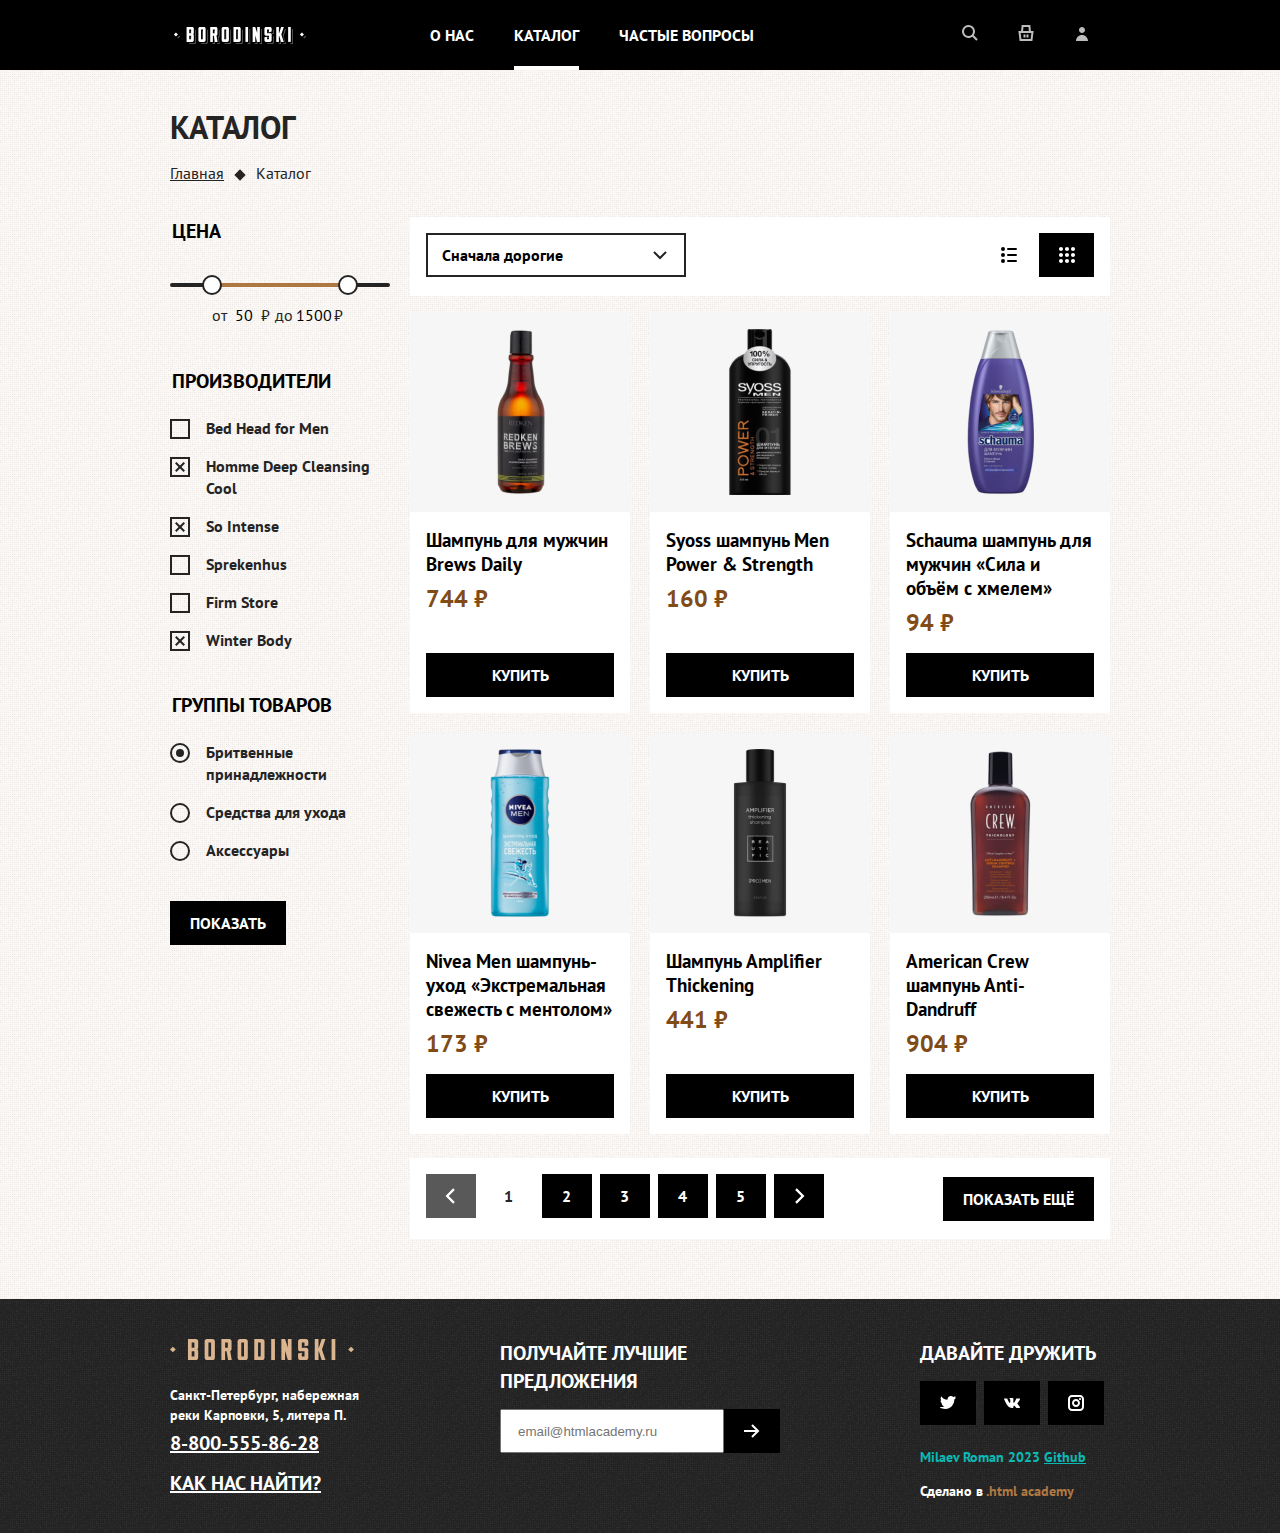
<file: catalog.html>
<!DOCTYPE html>
<html lang="ru">
<head>
	<meta charset="UTF-8">
	<meta name="viewport" content="width=device-width, initial-scale=1.0">
	<link rel="stylesheet" href="styles/styles.css">
	<title>Каталог</title>
</head>
<body>
	<header class="main-header">
		<nav class="main-menu">
			<a class="menu-logo" href="index.html">
				<img src="images/catalog-logo.svg" alt="Logo Small" width="140" height="17">
			</a>
			<ul class="top-menu">
				<li class="top-menu-item">
					<a href="about.html" class="top-menu-item-link">О нас</a>
				</li>
				<li class="top-menu-item">
					<a href="catalog.html" class="top-menu-item-link top-menu-item-link-current">Каталог</a>
				</li>
				<li class="top-menu-item">
					<a href="faq.html" class="top-menu-item-link">Частые вопросы</a>
				</li>
			</ul>
			<ul class="top-menu userbar">
				<li class="userbar-item">
					<a class="userbar-item-link search-button" href="#">
						<svg class="userbar-icon" aria-hidden="true" focusable="false" width="16" height="16" xmlns="http://www.w3.org/2000/svg">
							<path fill-rule="evenodd" clip-rule="evenodd" d="M11 6.5a4.5 4.5 0 11-9 0 4.5 4.5 0 019 0zm-.665 5.249a6.5 6.5 0 111.414-1.414l3.958 3.958-1.414 1.414-3.958-3.958z" />
						</svg>
						<span class="visually-hidden">Поиск</span>
					</a>
				</li>
				<li class="userbar-item">
					<a class="userbar-item-link basket-button" href="#">
						<svg class="userbar-icon" aria-hidden="true" focusable="false" width="16" height="16" xmlns="http://www.w3.org/2000/svg">
							<path fill-rule="evenodd" clip-rule="evenodd" d="M3.09 6L3.577.905 3.662 0h8.676l.086.905L12.909 6h2.724l-.14 1.124-1 8-.11.876H1.617l-.11-.876-1-8L.368 6H3.09zM5.1 6h5.8l-.38-4H5.48L5.1 6zm-1.717 8l-.75-6h10.734l-.75 6H3.383zM8.5 9.5v3h2v-3h-2zm-3 3v-3h2v3h-2z" />
						</svg>
						<span class="visually-hidden">Корзина</span>
					</a>
				</li>
				<li class="userbar-item">
					<a class="userbar-item-link login-button" href="#">
						<svg class="userbar-icon" aria-hidden="true" focusable="false" xmlns="http://www.w3.org/2000/svg" width="16" height="16" viewBox="0 0 16 16">
							<path fill-rule="evenodd" clip-rule="evenodd" d="M8 8C9.65685 8 11 6.65685 11 5C11 3.34315 9.65685 2 8 2C6.34315 2 5 3.34315 5 5C5 6.65685 6.34315 8 8 8ZM8 10C4.68629 10 2 12.6863 2 16H14C14 12.6863 11.3137 10 8 10Z"/>
						</svg>
						<span class="visually-hidden">Вход</span>
					</a>
				</li>
			</ul>
		</nav>
	</header>
	<main class="catalog-content catalog-container">
		<div class="page-container">
			<header class="catalog-header">
				<h1 class="catalog-title">Каталог</h1>
				<ul class="breadcrumbs">
					<li class="breadcrumbs-item">
						<a class="breadcrumbs-link" href="index.html" >Главная</a>
					</li>
					<li class="breadcrumbs-item">
						<a class="breadcrumbs-link">Каталог</a>
					</li>
				</ul>
			</header>
			<div class="catalog-products">
				<section class="filters">
					<h2 class="visually-hidden">Фильтры товаров</h2>
					<form class="catalog-filters" action="https://echo.htmlacademy.ru/" method="get">
						<fieldset class="filters-price">
							<legend class="filters-price-title">Цена</legend>
							<div class="range">
								<div class="range-scale">
									<div class="range-bar" style="left: 42px; width: 136px">
										<button class="range-toggle toggle-min" type="button">
											<span class="visually-hidden">Изменить минимальную цену.</span>
										</button>
										<button class="range-toggle toggle-max" type="button">
											<span class="visually-hidden">Изменить максимальную цену.</span>
										</button>
									</div>
								</div>
								<div class="range-wrapper-inputs">
									<label class="catalog-filter-label">от
										<input class="range-input" type="number" value="50" name="min-price"> ₽
									</label>
									<label class="catalog-filter-label">до
										<input class="range-input" type="number" value="1500" name="max-price" style="width: 37px">₽ 
									</label>
								</div>
							</div>
						</fieldset>
						<fieldset class="filters-brands">
							<legend class="filters-brands-title">Производители</legend>
							<ul class="filters-brands-list">
								<li class="filters-brands-item">
									<label class="control">
										<input class="visually-hidden control-input" type="checkbox" name="Bed Head for Men">
										<span class="control-mark"></span>
										<span class="control-label">Bed Head for Men</span>
									</label>
								</li>
								<li class="filters-brands-item">
									<label class="control">
										<input class="visually-hidden control-input" type="checkbox" name="Homme Deep Cleansing Cool" checked>
										<span class="control-mark"></span>
										<span class="control-label">Homme Deep Cleansing Cool</span>
									</label>
								</li>
								<li class="filters-brands-item">
									<label class="control">
										<input class="visually-hidden control-input" type="checkbox" name="So Intense" checked>
										<span class="control-mark"></span>
										<span class="control-label">So Intense</span>
									</label>
								</li>
								<li class="filters-brands-item">
									<label class="control">
										<input class="visually-hidden control-input" type="checkbox" name="Sprekenhus">
										<span class="control-mark"></span>
										<span class="control-label">Sprekenhus</span>
									</label>
								</li>
								<li class="filters-brands-item">
									<label class="control">
										<input class="visually-hidden control-input" type="checkbox" name="Firm Storе">
										<span class="control-mark"></span>
										<span class="control-label">Firm Storе</span>
									</label>
								</li>
								<li class="filters-brands-item">
									<label class="control">
										<input class="visually-hidden control-input" type="checkbox" name="Winter Body" checked>
										<span class="control-mark"></span>
										<span class="control-label">Winter Body</span>
									</label>
								</li>
							</ul>
						</fieldset>
						<fieldset class="filters-product-group">
							<legend class="filters-product-group-title">Группы товаров</legend>
							<ul class="filters-product-group-list">
								<li class="filters-product-group-item">
									<label class="control">
										<input class="visually-hidden control-input" type="radio" name="product-group" value="shaving-supplies" checked>
										<span class="control-mark"></span>
										<span class="control-label">Бритвенные принадлежности</span>
									</label>
								</li>
								<li class="filters-product-group-item">
									<label class="control">
										<input class="visually-hidden control-input" type="radio" name="product-group" value="care-products">
										<span class="control-mark"></span>
										<span class="control-label">Средства для ухода</span>
									</label>
								</li>
								<li class="filters-product-group-item">
									<label class="control">
										<input class="visually-hidden control-input" type="radio" name="product-group" value="accessories">
										<span class="control-mark"></span>
										<span class="control-label">Аксессуары</span>
									</label>
								</li>
							</ul>
						</fieldset>
						<button class="button" type="submit">Показать</button>
					</form>
				</section>
				<div class="catalog-right-column">
					<section class="sorting-view">
						<h2 class="visually-hidden">Способы отображения товаров на странице</h2>
						<form class="sorting-form" action="https://echo.htmlacademy.ru/" method="get">
							<div class="select">
								<label class="visually-hidden" for="sorting">Сортировка</label>
								<select class="sorting-type" name="sorting" id="sorting">
									<option value="expensive">Сначала дорогие</option>
									<option value="cheaper">Сначала дешевые</option>
									<option value="popular">Сначала популярные</option>
								</select>
							</div>
						</form>
						<a class="sorting-link" href="#">
							<svg width="16" height="16" aria-hidden="true" focusable="false" xmlns="http://www.w3.org/2000/svg" viewBox="0 0 16 16">
								<path d="M2 0a2 2 0 100 4 2 2 0 000-4zm0 6a2 2 0 100 4 2 2 0 000-4zm-2 8a2 2 0 114 0 2 2 0 01-4 0zM7 1a1 1 0 000 2h8a1 1 0 100-2H7zM6 8a1 1 0 011-1h8a1 1 0 110 2H7a1 1 0 01-1-1zm1 5a1 1 0 100 2h8a1 1 0 100-2H7z" />
							</svg>
							<span class="visually-hidden">Показать списком</span>
						</a>
						<a class="sorting-link sorting-link-current" href="#">
							<svg aria-hidden="true" focusable="false" xmlns="http://www.w3.org/2000/svg" width="16" height="16" viewBox="0 0 16 16">
								<g clip-path="url(#clip0_118922_1004)">
									<path fill-rule="evenodd" clip-rule="evenodd" d="M0 2C0 0.895431 0.895431 0 2 0C3.10457 0 4 0.895431 4 2C4 3.10457 3.10457 4 2 4C0.895431 4 0 3.10457 0 2ZM6 2C6 0.895431 6.89543 0 8 0C9.10457 0 10 0.895431 10 2C10 3.10457 9.10457 4 8 4C6.89543 4 6 3.10457 6 2ZM16 2C16 0.895431 15.1046 0 14 0C12.8954 0 12 0.895431 12 2C12 3.10457 12.8954 4 14 4C15.1046 4 16 3.10457 16 2ZM0 8C0 6.89543 0.895431 6 2 6C3.10457 6 4 6.89543 4 8C4 9.10457 3.10457 10 2 10C0.895431 10 0 9.10457 0 8ZM10 8C10 6.89543 9.10457 6 8 6C6.89543 6 6 6.89543 6 8C6 9.10457 6.89543 10 8 10C9.10457 10 10 9.10457 10 8ZM12 8C12 6.89543 12.8954 6 14 6C15.1046 6 16 6.89543 16 8C16 9.10457 15.1046 10 14 10C12.8954 10 12 9.10457 12 8ZM4 14C4 12.8954 3.10457 12 2 12C0.895431 12 0 12.8954 0 14C0 15.1046 0.895431 16 2 16C3.10457 16 4 15.1046 4 14ZM6 14C6 12.8954 6.89543 12 8 12C9.10457 12 10 12.8954 10 14C10 15.1046 9.10457 16 8 16C6.89543 16 6 15.1046 6 14ZM16 14C16 12.8954 15.1046 12 14 12C12.8954 12 12 12.8954 12 14C12 15.1046 12.8954 16 14 16C15.1046 16 16 15.1046 16 14Z"/>
								</g>
								<defs>
									<clipPath id="clip0_118922_1004">
										<rect width="16" height="16" fill="white"/>
									</clipPath>
								</defs>
							</svg>
							<span class="visually-hidden">Показать карточками</span>
						</a>
					</section>
					<section class="goods">
						<h2 class="visually-hidden">Товары</h2>
						<ul class="goods-list">
							<li class="goods-item">
								<a class="goods-item-image-link" href="#">
									<img class="goods-item-image" src="images/catalog-1.jpg" alt="">
								</a>
								<a class="goods-item-title-link">
									<h3 class="goods-item-title">Шампунь для мужчин Brews Daily</h3>
								</a>
								<span class="goods-item-price">744 ₽</span>
								<a class="button goods-item-button" href="#">Купить</a>
							</li>
							<li class="goods-item">
								<a class="goods-item-image-link" href="#">
									<img class="goods-item-image" src="images/catalog-2.jpg" alt>
								</a>
								<a class="goods-item-title-link">
									<h3 class="goods-item-title">Syoss шампунь Men Power & Strength</h3>
								</a>
								<span class="goods-item-price">160 ₽</span>
								<a class="button goods-item-button" href="#">Купить</a>
							</li>
							<li class="goods-item">
								<a class="goods-item-image-link" href="#">
									<img class="goods-item-image" src="images/catalog-3.jpg" alt="">
								</a>
								<a class="goods-item-title-link">
									<h3 class="goods-item-title">Schauma шампунь для мужчин «Сила и объём с хмелем»</h3>
								</a>
								<span class="goods-item-price">94 ₽</span>
								<a class="button goods-item-button" href="#">Купить</a>
							</li>
							<li class="goods-item">
								<a class="goods-item-image-link" href="#">
									<img class="goods-item-image" src="images/catalog-4.jpg" alt="">
								</a>
								<a class="goods-item-title-link">
									<h3 class="goods-item-title">Nivea Men шампунь-уход  «Экстремальная свежесть с ментолом»</h3>
								</a>
								<span class="goods-item-price">173 ₽</span>
								<a class="button goods-item-button" href="#">Купить</a>
							</li>
							<li class="goods-item">
								<a class="goods-item-image-link" href="#">
									<img class="goods-item-image" src="images/catalog-5.jpg" alt="">
								</a>
								<a class="goods-item-title-link">
									<h3 class="goods-item-title">Шампунь Amplifier Thickening</h3>
								</a>
								<span class="goods-item-price">441 ₽</span>
								<a class="button goods-item-button" href="#">Купить</a>
							</li>
							<li class="goods-item">
								<a class="goods-item-image-link" href="#">
									<img class="goods-item-image" src="images/catalog-6.jpg" alt="">
								</a>
								<a class="goods-item-title-link">
									<h3 class="goods-item-title">American Crew шампунь Anti-Dandruff</h3>
								</a>
								<span class="goods-item-price">904 ₽</span>
								<a class="button goods-item-button" href="#">Купить</a>
							</li>
						</ul>
					</section>
					<div class="pagination-container">
						<ul class="pagination">
							<li class="pagination-item">
								<a class="pagination-link pagination-back pagination-disabled" href="#">
									<span class="visually-hidden">Предыдущая страница</span>
								</a>
							</li>
							<li class="pagination-item">
								<a class="pagination-link pagination-current" href="#">1</a>
							</li>
							<li class="pagination-item">
								<a class="pagination-link" href="#">2</a>
							</li>
							<li class="pagination-item">
								<a class="pagination-link" href="#">3</a>
							</li>
							<li class="pagination-item">
								<a class="pagination-link" href="#">4</a>
							</li>
							<li class="pagination-item">
								<a class="pagination-link" href="#">5</a>
							</li>
							<li class="pagination-item">
								<a class="pagination-link pagination-next" href="#">
									<span class="visually-hidden">Следующая страница</span>
								</a>
							</li>
						</ul>
						<button type="button" class="button pagination-more">Показать ещё</button>
					</div>
				</div>
			</div>
		</div>
	</main>
	<footer class="page-footer">
		<div class="footer-container">
			<section class="footer-info">
				<h2 class="visually-hidden">Barbershop Borodinski</h2>
				<img class="footer-logo" src="images/logo-footer-svg.svg" alt="Logo barbershop">
					<address class="footer-address">Санкт-Петербург, набережная реки Карповки, 5, литера П.</address>
					<a class="footer-phone" href="tel:88005558628">8-800-555-86-28</a>
					<a class="footer-roadmap-link" href="#">Как нас найти?</a>
			</section>
			<section class="footer-subscribe">
				<h2 class="footer-subscribe-title">Получайте лучшие предложения</h2>
				<form class="footer-subscribe-form" action="#" method="get">
					<input class="footer-subscribe-email" type="email" placeholder="email@htmlacademy.ru">
					<button class="button footer-subscribe-button">
						<span class="visually-hidden">Подписаться</span>
					</button>
				</form>
			</section>
			<section class="footer-social">
				<h2 class="footer-social-title">Давайте дружить</h2>
				<ul class="footer-social-list">
					<li class="footer-social-item">
						<a class="footer-social-link footer-social-tw" href="#">
							<span class="visually-hidden">Твиттер</span>
						</a>
					</li>
					<li class="footer-social-item">
						<a class="footer-social-link footer-social-vk" href="#">
							<span class="visually-hidden">Вконтакте</span>
						</a>
					</li>
					<li class="footer-social-item">
						<a class="footer-social-link footer-social-inst" href="#">
							<span class="visually-hidden">Инста</span>
						</a>
					</li>
				</ul>
				<p class="copyright">Milaev Roman 2023
					<a href="https://github.com/Milaev" class="git-creator">Github</a>
				</p>
				<p>Сделано в <a class="copyright-link" href="https://htmlacademy.ru">.html academy</a>
				</p>
			</section>
		</div>
	</footer>
	
</body>
</html>
</file>
<file: styles/styles.css>
@font-face {
	font-family: "PT Sans";
	font-style: normal;
	font-weight: 400;
	src: url("../fonts/ptsans-400.woff2") format("woff2");
	font-display: swap;
}

@font-face {
	font-family: "PT Sans";
	font-style: normal;
	font-weight: 700;
	src: url("../fonts/ptsans-700.woff2") format("woff2");
	font-display: swap;
}

html {
	height: 100%;
	min-width: 1020px;
}

body {
	margin: 0;
	display: flex;
	flex-direction: column;
	min-height: 100%;
	font-family: "PT Sans", sans-serif;
	font-size: 16px;
	line-height: 24px;
	color: #242424;
	background-color: #fbf7f4;
}

fieldset {
	border: none;
	margin: 0;
	padding: 0;
}

img {
	display: block;
}

.visually-hidden {
	position: absolute;
	width: 1px;
	height: 1px;
	margin: -1px;
	padding: 0;
	border: 0;
	clip: rect(0 0 0 0);
	overflow: hidden;
}

.button {
	display: inline-block;
	box-sizing: border-box;
	font-family: inherit;
	font-size: 16px;
	line-height: 16px;
	font-weight: 700;
	text-align: center;
	background-color: black;
	color: white;
	text-decoration: none;
	text-transform: uppercase;
	padding: 14px 20px;
	border: none;
	cursor: pointer;
}

.button:hover,
.footer-social-link:hover {
	background-color: #814B18;
}

.button:focus-visible,
.footer-social-link:focus-visible {
	background-color: #814B18;
	outline: 2px solid #DBB590;
}

.button:active,
.footer-social-link:active {
	background-color: #814B18;
	outline: 2px solid #DBB590;
}

.button:disabled {
	color: #E7E7E7;
	background-color: #595959;
}

.button:disabled:hover {
	background-color: #595959;
	cursor: default;
}

.main-header {
	color: #FFFFFF;
	background-color: #000000;
}

.main-menu {
	display: flex;
	width: 940px;
	margin: 0 auto;
	align-items: center;
	color: #FFFFFF;
	background-color: #000000;
}

.top-menu {
	margin: 0;
	padding: 0;
	list-style-type: none;
	display: flex;
	flex-wrap: wrap;
}

.menu-logo {
	width: 140px;
	margin-right: 100px;
	padding-top: 24px;
	padding-bottom: 24px;
	line-height: 22px;
}

.userbar {
	max-width: 280px;
	margin-left: auto;
}

.page-container {
	width: 940px;
	margin: 0 auto;
}

.logo {
	display: block;
	margin: 0 auto;
	margin-bottom: 64px;
}

.top-menu-item-link,
.userbar-item-link {
	line-height: 22px; 
	text-transform: uppercase;
	color: white;
	font-weight: 700;
	text-align: center;
	text-decoration: none;
	display: block;
	padding: 24px 20px;
	display: block;
	position: relative;
}

.userbar-item-link {
	min-width: 16px;
	min-height: 16px;
}

.userbar-item {
	position: relative;
}

.userbar-icon {
	fill: #BDBDBD;
}

.top-menu-item-link:hover,
.userbar-item-link:hover {
	background-color: #595959;
}

.top-menu-item-link:focus-visible,
.userbar-item-link:focus-visible {
	box-shadow: inset 0 0 0 4px #E7E7E7;
	outline: none;
}

.top-menu-item-link:active,
.userbar-item-link:active {
	box-shadow: inset 0 0 0 4px #E7E7E7;
	outline: none;
}

.top-menu-item-link-current::before {
	position: absolute;
	right: 20px;
	bottom: 0;
	left: 20px;
	height: 4px;
	background-color: #FFFFFF;
	content: "";
}

.userbar-item-link:hover .userbar-icon {
	fill: #242424;
}

.userbar-item-link:focus .userbar-icon {
	fill: #BDBDBD;
}

.entry-button {
	padding-left: 20px;
}

.entry-button .userbar-icon {
	margin-right: 8px;
}

.entry-button:hover .userbar-icon,
.entry-button:focus .userbar-icon {
	fill: #FFFFFF;
}

.main-container {
	flex-grow: 1;
	padding-top: 64px;
	padding-bottom: 60px;
}
 
.main-content {
	background-image: url("../images/bg-main.jpg");
	color: white;
	background-color: black;
	background-repeat: no-repeat;
	background-size: 100% auto;
}

.popup {
	position: absolute;
	top: 0;
	right: 0;
	z-index: 1;
	box-sizing: border-box;
	width: 300px;
	padding: 40px;
	font-family: "PT Sans", sans-serif;
	color: #242424;
	background-color: #FFFFFF;
	min-height: 186px;
	box-shadow: 0 18px 40px rgba(79, 70, 60, 0.16);
	display: none;
}

.popup-open {
	display: block;
}

.popup-close-button {
	position: absolute;
	top: 0;
	right: 0;
	width: 72px;
	height: 70px;
	background-color: #FFFFFF;
	color: #242424;
}

.popup-basket {
	width: 420px;
}

.popup-basket .popup-close-button {
	padding-left: 44px;
	background-image: url("../images/popup-basket.svg");
	background-repeat: no-repeat;
	background-position: 22px center;
}

.popup-content {
	height: 100%;
}

.popup-title {
	margin-top: 0;
	margin-bottom: 24px;
	font-size: 32px;
	line-height: 35px;
	color: #000000;
	text-transform: uppercase;
}

.basket-item {
	display: grid;
	grid-template-columns: 284px 56px;
}

.basket-item + .basket-item {
	margin-top: 24px;
	padding-top: 24px;
	border-top: 1px dashed #595959;
}

.basket-item-title {
	margin-top: 0;
	margin-bottom: 2px;
	font-size: 20px;
	line-height: 28px;
	font-weight: 700;
	color: #242424;
	text-transform: uppercase;
}

.basket-item-price {
	margin: 0;
	font-size: 16px;
	line-height: 24px;
	font-weight: 700;
	color: #AF7842;
}

.basket-list {
	display: flex;
	flex-direction: column;
	margin: 0;
	padding: 0;
	list-style-type: none;
}

.basket-item-button {
	grid-row: 1 / 3;
	grid-column: 2 / 3;
}

.catalog-container {
	flex-grow: 1;
	padding-top: 40px;
	padding-bottom: 60px
}

.catalog-content {
	color: #242424;
	background-image: url("../images/bg-noisy-ivory.png");
	background-repeat: repeat;
	background-color: #fbf7f4;
}

.advantages {
	display: grid;
	grid-template-columns: repeat(3, 277px);
	gap: 30px 54.5px;
	text-align: center;
	margin-bottom: 64px;
}

.advantages-title {
	text-transform: uppercase;
	font-size: 32px;
	line-height: 35px;
	margin: 0;
	margin-bottom: 56px;
	position: relative;
}

.advantages-title::before {
	position: absolute;
	bottom: -40px;
	left: 50%;
	margin-left: -9px;
	transform: rotate(45deg);
	content: "";
	width: 18px;
	height: 18px;
	background-color: #FFFFFF;
}

.advantages-description {
	margin: 0;
}

.catalog-title {
	text-transform: uppercase;
	font-size: 32px;
	line-height: 35px;
	margin: 0;
	margin-bottom: 16px;
}

.content-with-light-bg {
	color: #242424;
	background-image: url("../images/bg-noisy-ivory.png");
	background-color: #fbf7f4;
	display: flex;
	justify-content: space-between;
	padding: 40px;
	margin-bottom: 32px;
	position: relative;
}

.content-with-light-bg::after {
	position: absolute;
	content: "";
	top: 40px;
	bottom: 40px;
	border-right: 1px dashed #595959;
	width: 0;
}

.content-with-light-bg:last-child {
	margin-bottom: 0;
}

.content-with-light-bg:first-of-type::after {
	left: 470px;
}

.content-with-light-bg:last-of-type::after {
	left: 430px;
}

.services {
	text-transform: uppercase;
	font-weight: 700;
	width: 390px;
}

.services-list {
	margin: 0;
	margin-bottom: 30px;
	padding: 0;
	list-style-type: none;
	font-size: 20px;
	line-height: 28px;
	font-weight: 700;
}

.services-button {
	padding-right: 44px;
	background-image: url("../images/arrow-right-icon.svg");
	background-repeat: no-repeat;
	background-size: 16px 16px;
	background-position: center right 20px;
}

.services-item {
	display: flex;
	align-items: baseline;
	justify-content: space-between;
	margin-bottom: 22px;
}

.services-item::before {
	border-bottom: 2px dotted #595959;
	content: "";
	flex-grow: 1;
	order: 2;
	margin-left: 16px;
	margin-right: 16px;
}

.services-price {
	color: #AF7842;
	order: 3;
}

.services-title,
.photo-gallery-title,
.contacts-title,
.appointment-title {
	font-size: 32px;
	line-height: 35px;
	font-weight: 700;
	text-transform: uppercase;
	margin: 0;
	margin-bottom: 26px;
}

.photo-gallery {
	width: 390px;
}

.slider-image-wrapper {
	position: relative;
}

.slider-button {
	width: 48px;
	height: 60px;
	color: #FFFFFF;
	background-color: #000000;
	border: none;
	cursor: pointer;
	background-image: url("../images/arrow-icon.svg");
	background-position: center;
	background-repeat: no-repeat;
}

.slider-controls {
	position: absolute;
	top: 50%;
	display: flex;
	justify-content: space-between;
	width: 100%;
	transform: translateY(-50%);
}

.slider-next {
	transform: rotate(180deg);
}

.slider-button:hover {
	background-color: #814B18;
}

.slider-button:focus {
	outline: 2px solid #DBB590;
	background-color: #4E2E0E;
}

.slider-pagination {
	list-style-type: none;
	margin: 0;
	padding: 0;
	display: flex;
	flex-wrap: wrap;
	justify-content: center;
}

.slider-pagination-button {
	width: 8px;
	height: 8px;
	margin: 0 4px;
	padding: 0;
	background-color: #BDBDBD;
	border: none;
	border-radius: 50%;
	cursor: pointer;
}

.slider-pagination-button:hover {
	background-color: #AF7842;
}

.slider-pagination-button:focus {
	background-color: #DBB590;
	outline: none;
}

.slider-pagination-button-current {
	background-color: #000000;
}

.contacts {
	font-weight: 700;
	width: 350px;
}

.address {
	font-style: normal;
	margin-bottom: 8px;
}

.contacts-subtitle {
	margin-top: 22px;
	margin-bottom: 8px;
	font-size: 20px;
	line-height: 28px;
	color: #AF7842;
	text-transform: uppercase;
}

.contacts-phone {
	color: #242424;
	font-size: 24px;
	line-height: 29px;
	text-transform: uppercase;
}

.schedule {
	list-style-type: none;
	margin: 0;
	margin-bottom: 21px;
	padding: 0;
}

.contacts-buttons .button {
	margin-right: 16px;
	margin-bottom: 5px;
}

.feedback-button {
	background-color: #ffffff;
	color: #242424;
}

.feedback-button:hover {
	background-color: #DBB590;
}

.feedback-button:focus-visible {
	outline: 2px solid #AF7842;
	background-color: #DBB590;
}

.feedback-button:active {
	outline: 2px solid #AF7842;
	background-color: #DBB590;
}

.appointment {
	width: 430px;
}

.appointment-desc {
	font-size: 14px;
	line-height: 20px;
	color: #595959;
}

.form-label {
	font-size: 16px;
	line-height: 22px;
	font-weight: 700;
	text-transform: uppercase;
	margin-bottom: 8px;
}

.form-label-icon {
	position: relative;
	padding-right: 16px;
}

.info {
	position: absolute;
	right: 0;
	width: 16px;
	height: 16px;
	margin-top: 4px;
	margin-left: 2px;
	padding: 0;
	background-color: transparent;
	border: none;
	background-image: url("../images/info-form.svg");
	background-repeat: no-repeat;
	background-position: center;
}

.field {
	margin: 0;
	padding: 8px 14px;
	font: inherit;
	font-weight: 700;
	background-color: #FFFFFF;
	border: 2px solid #242424;
}

.field:hover,
.field:focus {
	border-color: #AF7842;
}

.field:focus {
	outline: 2px solid #DBB590;
}

.field:disabled,
.field:disabled:hover {
	color: #595959;
	background-color: #DBB590;
	border-color: #595959;
}

.error {
	border-color: #EA5454;
	box-shadow: none;
}

.field::placeholder {
	color: #DBDBDB;
}

.appointment-form {
	display: grid;
	grid-template-columns: 114px 74px 208px;
	column-gap: 17px;
	row-gap: 19px;
}

.appointment-form-name {
	grid-column: 1 / -1;
}

.appointment-form-date,
.appointment-form-time {
	position: relative;
}

.appointment-button {
	grid-column: 1 / -1;
	justify-self: start;
}

.field-group {
	margin: 0;
	display: flex;
	flex-direction: column;
}

.catalog-products {
	display: flex;
}

.page-footer {
	color: white;
	background-image: url("../images/bg-noisy-black.png");
	background-repeat: repeat;
	background-color: #242424;
	font-size: 14px;
	line-height: 20px;
	font-weight: 700;
}

.footer-container {
	display: flex;
	width: 940px;
	margin: 0 auto;
	padding-top: 40px;
}

.footer-info {
	width: 190px;
	margin-right: 140px;
}

.footer-address {
	font-style: normal;
	margin-bottom: 4px;
}

.footer-phone {
	color: #ffffff;
	font-size: 20px;
	line-height: 28px;
}

.footer-roadmap-link {
	display: block;
	color: #ffffff;
	font-size: 20px;
	text-transform: uppercase;
	margin-top: 16px;
	margin-bottom: 40px;
}

.footer-subscribe {
	max-width: 300px;
}

.footer-subscribe-title,
.footer-social-title {
	font-size: 20px;
	line-height: 28px;
	text-transform: uppercase;
	margin: 0;
	margin-bottom: 14px;
}

.footer-subscribe-form {
	display: flex;
	width: 280px
}

.footer-subscribe-button {
	width: 56px;
	height: 44px;
	background-image: url("../images/arrow-tail-right.svg");
	background-repeat: no-repeat;
	background-size: 16px 16px;
	background-position: center;
}

.footer-subscribe-email {
	flex-grow: 1;
	padding: 10px 16px;
}

.footer-logo {
	display: block;
	margin-bottom: 24px;
}

.footer-social {
	width: 190px;
	margin-left: auto;
}

.footer-social-list {
	list-style-type: none;
	margin: 0;
	padding: 0;
	display: flex;
	flex-wrap: wrap;
}

.footer-social-item {
	width: 56px;
	height: 44px;
	margin-right: 8px;
	margin-bottom: 8px;
}

.footer-social-item:nth-child(3n) {
	margin-right: 0;
}

.footer-social-link {
	display: block;
	height: 44px;
	background-color: #000000;
	background-repeat: no-repeat;
	background-position: center;
	background-size: 16px 16px;
}

.footer-social-tw {
	background-image: url("../images/twitter.svg");
}

.footer-social-vk {
	background-image: url("../images/vk.svg");
}

.footer-social-inst {
	background-image: url("../images/inst.svg");
}

.copyright, .git-creator {
	color: #0abab5;
}

.copyright-link {
	color:#AF7842;
	text-decoration: none;
}

.breadcrumbs {
	color: #242424;
	display: flex;
	flex-wrap: wrap;
	list-style-type: none;
	margin: 0;
	padding: 0;
	margin-bottom: 32px;
}

.breadcrumbs-link {
	color: #242424;
}

.breadcrumbs-item {
	margin-right: 32px;
	position: relative;
}

.breadcrumbs-item::after {
	content: "";
	position: absolute;
	width: 8px;
	height: 8px;
	background-color: #242424;
	top: 10px;
	right: -20px;
	transform: rotate(45deg);
}

.breadcrumbs-item:last-of-type::after {
	content: none;
}

.filters {
	width: 220px;
	margin-right: 20px;
}

.filters-price {
	margin-bottom: 40px;
}

.filters-price-title,
.filters-brands-title,
.filters-product-group-title {
	color: black;
	font-size: 20px;
	line-height: 28px;
	text-transform: uppercase;
	font-weight: 700;
	margin-bottom: 22px;
}

.filters-brands-list,
.filters-product-group-list {
	list-style-type: none;
	margin: 0;
	padding: 0;
	font-size: 16px;
	line-height: 22px;
	font-weight: 700;
	margin-bottom: 40px;
}

.filters-brands-item,
.filters-product-group-item {
	margin-bottom: 16px;
}

.range {
	max-width: 220px;
	overflow: auto;
}

.range-scale {
	position: relative;
	height: 4px;
	margin-bottom: 16px;
	margin-top: 16px;
	background-color: #242424;
	border-radius: 2px;
}

.range-bar {
	position: absolute;
	height: 4px;
	background-color: #AF7842;
}

.range-toggle {
	position: absolute;
	width: 20px;
	height: 20px;
	background-color: #FFFFFF;
	border: 2px solid #242424;
	border-radius: 50%;
	cursor: pointer;
}

.range-toggle:hover {
	background-color: #DBB590;
}

.range-toggle:active,
.range-toggle:focus {
	outline: 3px solid #DBB590;
}

.toggle-min {
	top: -8px;
	left: -10px;
}

.toggle-max {
	top: -8px;
	right: -10px
}

.range-wrapper-inputs {
	display: flex;
	justify-content: center;
}

.catalog-filter-label {
	display: flex;
	margin-right: 5px;
}

.range-input {
	width: 30px;
	padding: 0 2px;
	font: inherit;
	text-align: center;
	background-color: transparent;
	border: none;
}

.range-input::-webkit-outer-spin-button,
.range-input::-webkit-inner-spin-button {
	appearance: none;
	margin: 0;
}

.control {
	position: relative;
	display: block;
	padding-left: 36px;
}

.control-mark {
	position: absolute;
	top: 2px;
	left: 0;
	width: 16px;
	height: 16px;
	border: 2px solid #242424;
}

.control:hover .control-mark {
	border-color: #814B18;
}

.control-input:disabled + .control-mark {
	border-color: #242424;
}

.control-input[type="checkbox"]:checked + .control-mark::before,
.control-input[type="checkbox"]:checked + .control-mark::after {
	position: absolute;
	top: 7px;
	left: 2px;
	width: 12px;
	height: 2px;
	background-color: #242424;
	content: "";
}

.control-input[type="checkbox"]:checked + .control-mark::before {
	transform: rotate(45deg);
}

.control-input[type="checkbox"]:checked + .control-mark::after {
	transform: rotate(-45deg);
}

.control-input[type="radio"] + .control-mark {
	border-radius: 50%;
}

.control-input[type="radio"]:checked + .control-mark::before {
	position: absolute;
	top: 4px;
	left: 4px;
	width: 8px;
	height: 8px;
	background-color: #242424;
	border-radius: 50%;
	content: "";
}

.catalog-right-column {
	width: 700px;
}

.sorting-view {
	background-color: #ffffff;
	color: #242424;
	display: flex;
	flex-wrap: wrap;
	justify-content: flex-end;
	padding: 16px;
	margin-bottom: 16px;
}

.sorting-form {
	margin-right: auto;
}

.select {
	position: relative;
	display: flex;
	align-items: center;
	width: 260px;
	margin-right: auto;
}

.sorting-type {
	width: 100%;
	padding: 8px 14px;
	padding-right: 48px;
	font: inherit;
	font-weight: 700;
	background-color: #FFFFFF;
	border: 2px solid #242424;
	background-image: url("../images/select-arrow.svg");
	background-repeat: no-repeat;
	background-position: right 16px center;
	appearance: none;
}

.select-control:hover,
.select-control:focus {
	border-color: #AF7842;
}

.select-control:focus {
	outline: 2px solid #DBB590;
}

.sorting-link {
	display: flex;
	align-items: center;
	justify-content: center;
	width: 55px;
	height: 44px;
	margin-left: 3px;
	margin-bottom: 3px;
}

.sorting-link svg {
	fill: #000000;
}
 
.sorting-link-current {
	background-color: #000000;
}

.sorting-link-current svg {
	fill: #ffffff;
}

.sorting-link:hover {
	background-color: #814B18;
}

.sorting-link:focus-visible {
	outline: 2px solid #DBB590;
  background-color: #4E2E0E;
}

.sorting-link:active {
	outline: 2px solid #DBB590;
  background-color: #4E2E0E;
}

.sorting-link:hover svg,
.sorting-link:focus-visible svg {
	fill: #ffffff;
}

.goods-item {
	background-color: #fff;
	display: grid;
	grid-template-rows: 200px min-content auto min-content 16px;
	grid-template-columns: 16px 188px 16px;
}

.goods-list {
	display: grid;
	grid-template-columns: repeat(3, 220px);
	gap: 20px;
	margin: 0;
	padding: 0;
	list-style-type: none;
	margin-bottom: 24px;
}

.goods-item-image-link {
	grid-column: 1 / -1;
	background-color: #f6f6f6;
}

.goods-item-title-link {
	text-decoration: none;
	color: black;
	font-size: 16px;
	line-height: 24px;
	font-weight: 700;
	margin-top: 16px;
	margin-bottom: 8px;
}

.goods-item-title {
	margin: 0;
}

.goods-item-price {
	font-size: 24px;
	line-height: 29px;
	color: #814B18;
	font-weight: 700;
	margin-bottom: 16px;
}

.goods-item-title-link,
.goods-item-price,
.goods-item-button {
	grid-column: 2 / 3;
}

.pagination-container {
	background-color: #FFFFFF;
	padding: 16px;
	display: flex;
	margin-top: 24px;
	align-items: center;
}

.pagination {
	list-style-type: none;
	margin: 0;
	padding: 0;
	display: flex;
	flex-wrap: wrap;
}

.pagination-more {
	max-width: 175px;
	margin-left: auto;
	padding: 14px 20px;
	border: none;
}

.pagination-item {
	margin-bottom: 5px;
}

.pagination-item:not(:last-child) {
	margin-right: 8px;
}

.pagination-link {
	color: #ffffff;
	text-decoration: none;
	background-color: black;
	display: block;
	box-sizing: border-box;
	min-width: 50px;
	min-height: 44px;
	padding: 14px 20px;
	line-height: 16px;
	font-weight: 700;
}

.pagination-link:hover {
	background-color: #814B18;
}

.pagination-link:focus-visible {
	outline: 2px solid #DBB590;
	background-color: #4E2E0E;
}

.pagination-link:active {
	outline: 2px solid #DBB590;
	background-color: #4E2E0E;
}

.pagination-back {
	background-image: url("../images/arrow-icon.svg");
	background-repeat: no-repeat;
	background-size: 16px 16px;
	background-position: 16px center;
	padding-left: 36px;
	padding-right: 14px;
}

.pagination-next {
	background-image: url("../images/arrow-icon.svg");
	background-repeat: no-repeat;
	background-size: 16px 16px;
	background-position: 16px center;
	transform: rotate(180deg);
	padding-left: 36px;
	padding-right: 14px;
}

.pagination-disabled {
	background-color: #595959;
}

.pagination-current {
	color: #242424;
	background-color: #ffffff
}

.modal-container {
	position: fixed;
	top: 0;
	left: 0;
	display: flex;
	width: 100%;
	height: 100%;
	background-color: rgba(0, 0, 0, 0.8);
}

.modal {
	position: relative;
	margin: auto;
	padding: 40px;
	background-color: #FFFFFF;
}

.modal-auth {
	width: 360px;
}

.modal-close-button {
	position: absolute;
	padding: 0;
	top: 0;
	right: 0;
	width: 56px;
	height: 44px;
	background-color: #ffffff;
	border: none;
	background-image: url("../images/close.svg");
	background-repeat: no-repeat;
	background-position: center;
	cursor: pointer;
}

.modal-title {
	margin: 0;
	margin-bottom: 24px;
	font-family: "PT Sans", sans-serif;
	font-size: 32px;
	line-height: 35px;
	font-weight: 700;
	color: #000000;
	text-transform: uppercase;
}

.auth-form .field-group {
	margin: 0;
	margin-bottom: 16px;
}

.auth-form-user-options {
	display: flex;
	justify-content: space-between;
	font-weight: 400;
}

.auth-form-user-options .control-label {
	font-weight: 400;
}

.auth-form .field {
	width: 328px;
}

.auth-form-recovery {
	line-height: 22px;
	color: #000000;
}

.auth-form-button {
	width: 360px;
	margin-bottom: 16px;
}

.auth-form .button + .button {
	margin: 0;
}

.auth-form-register {
	width: 360px;
	color: #000000;
	background-color: #FFFFFF;
}

.modal-container-close {
	display: none;
}
</file>
